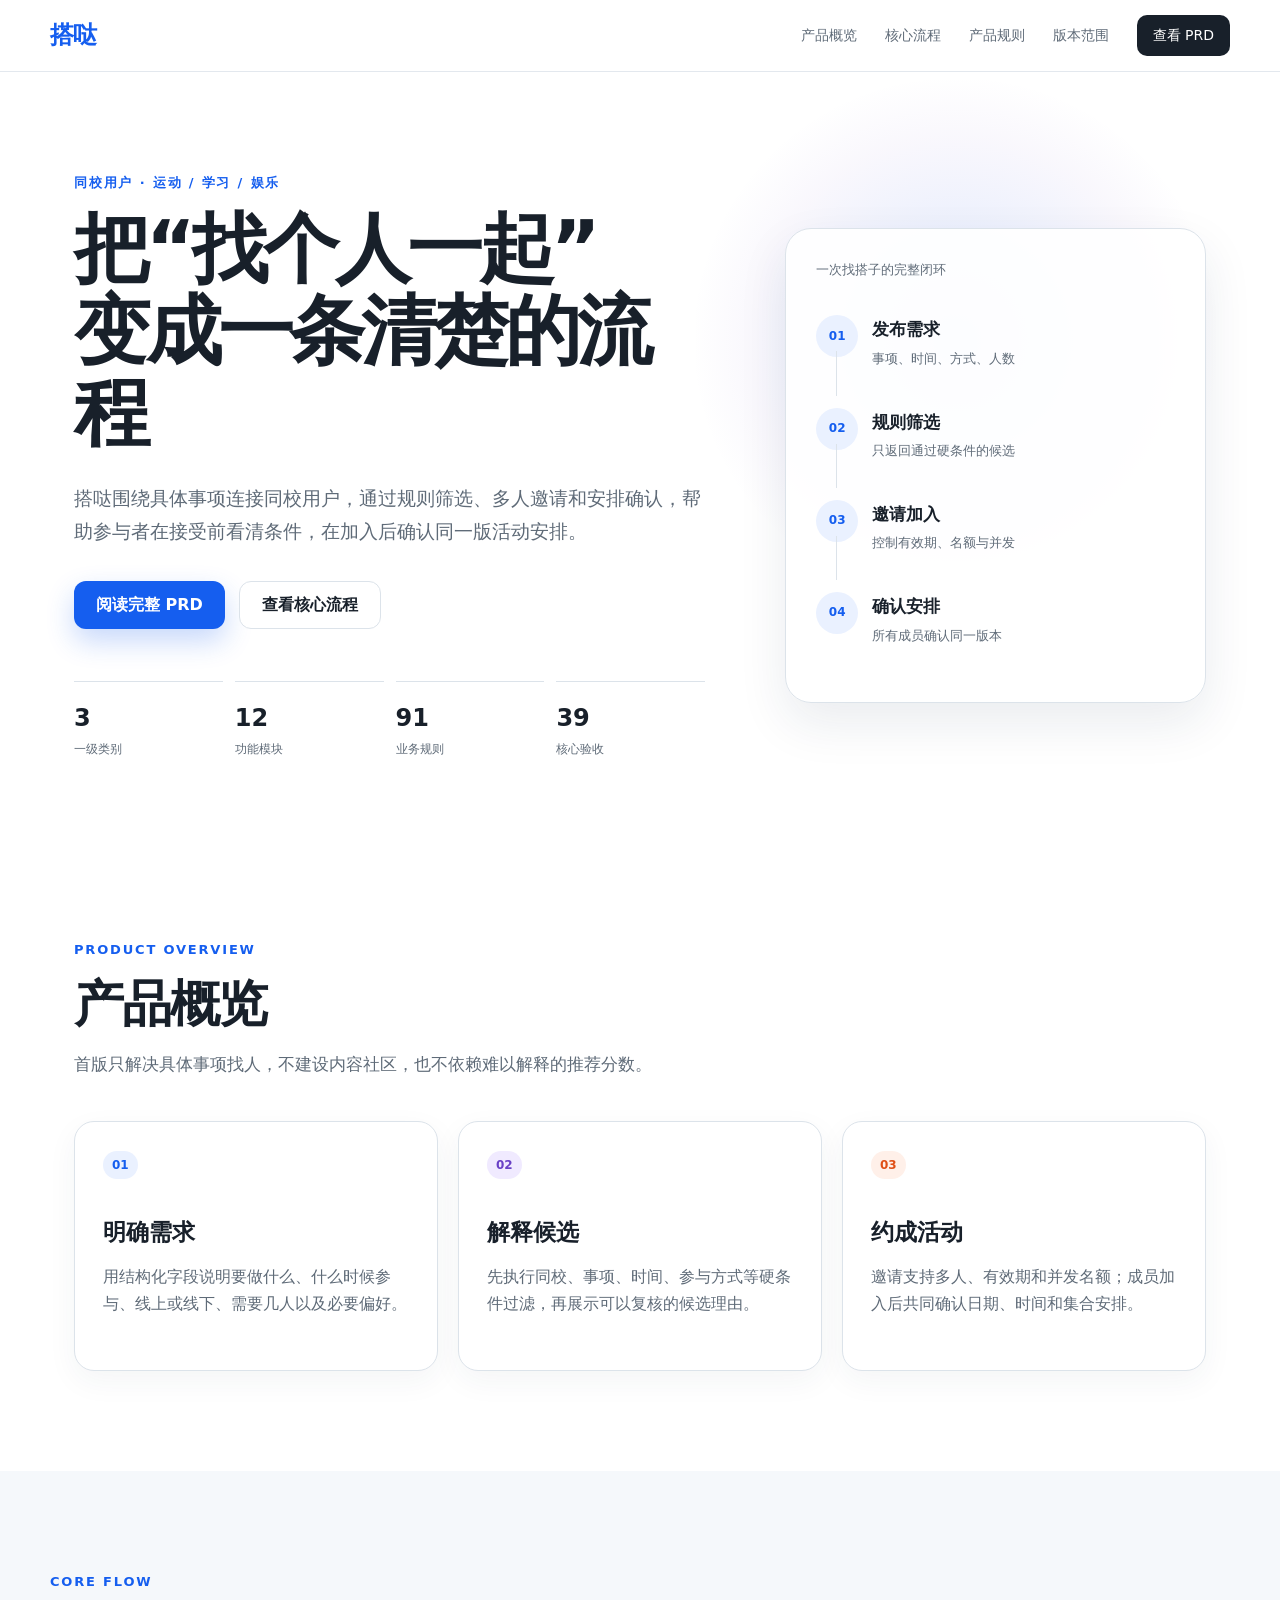
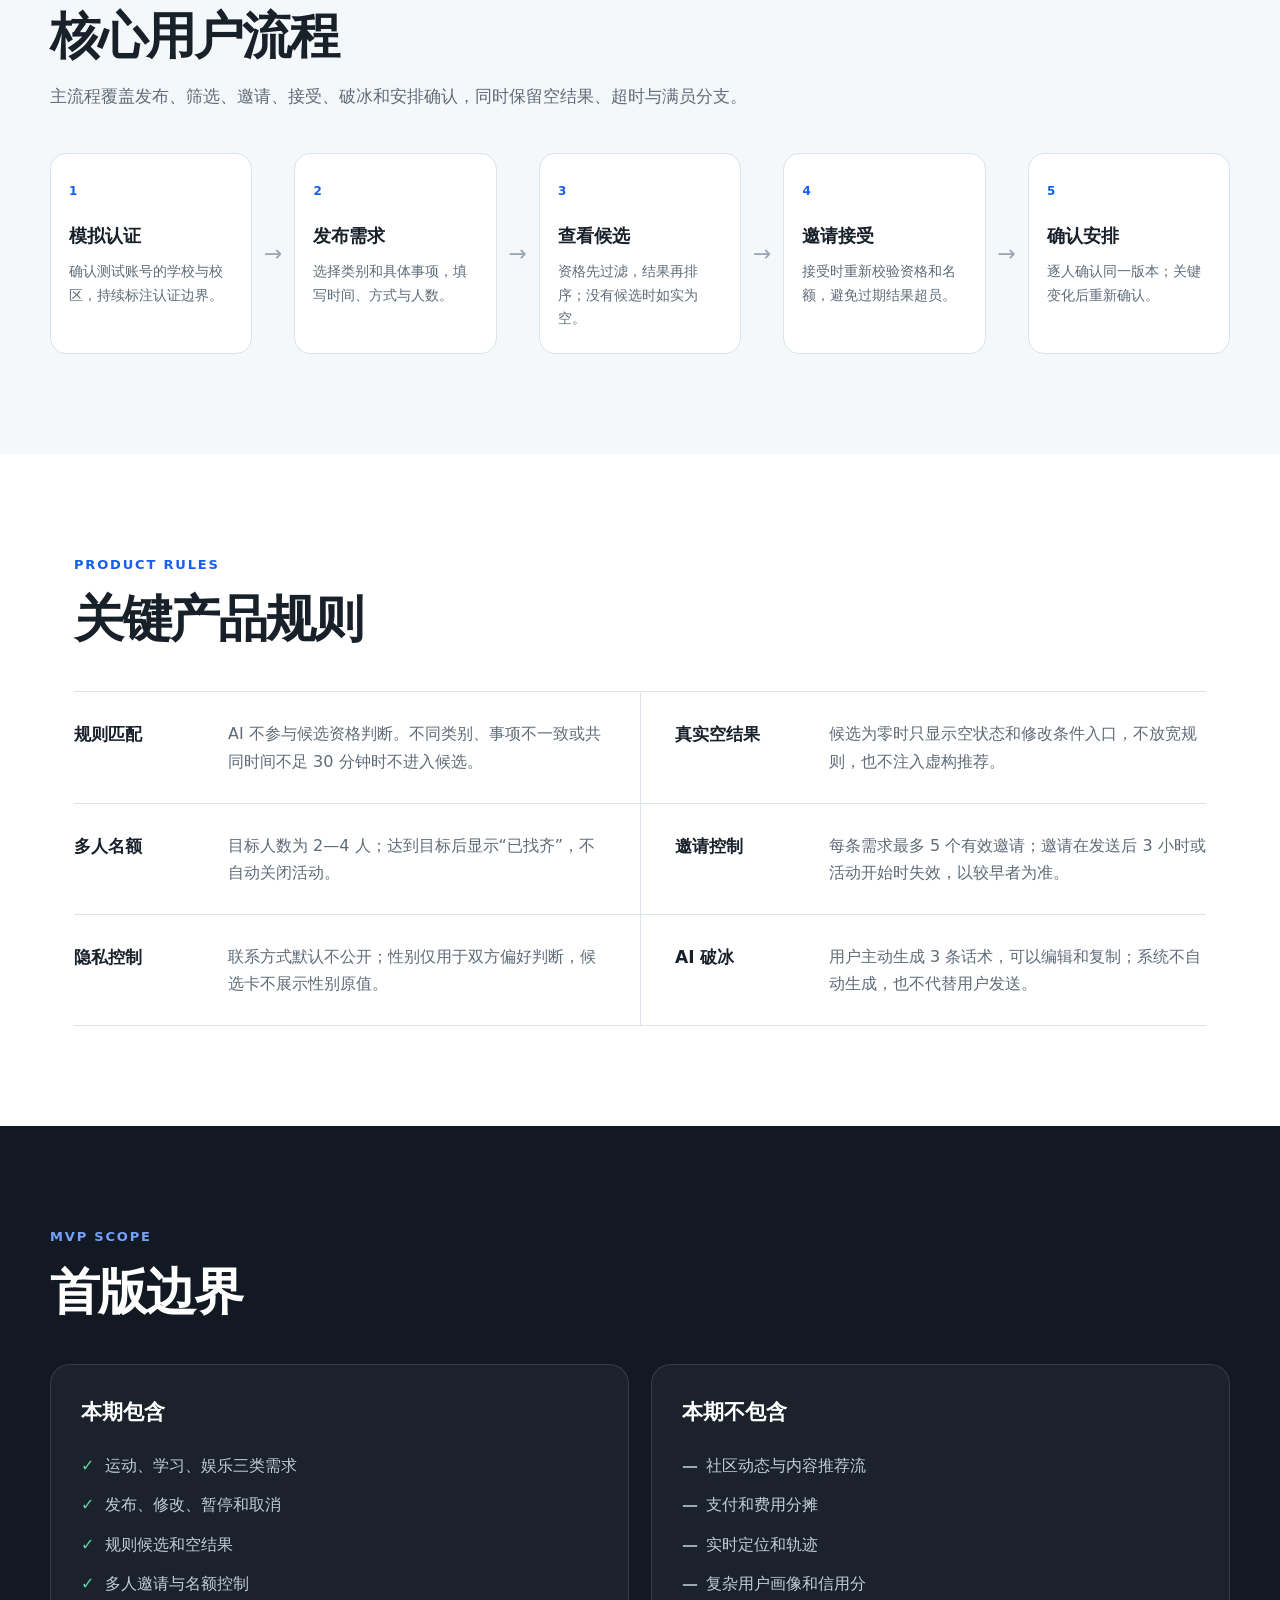
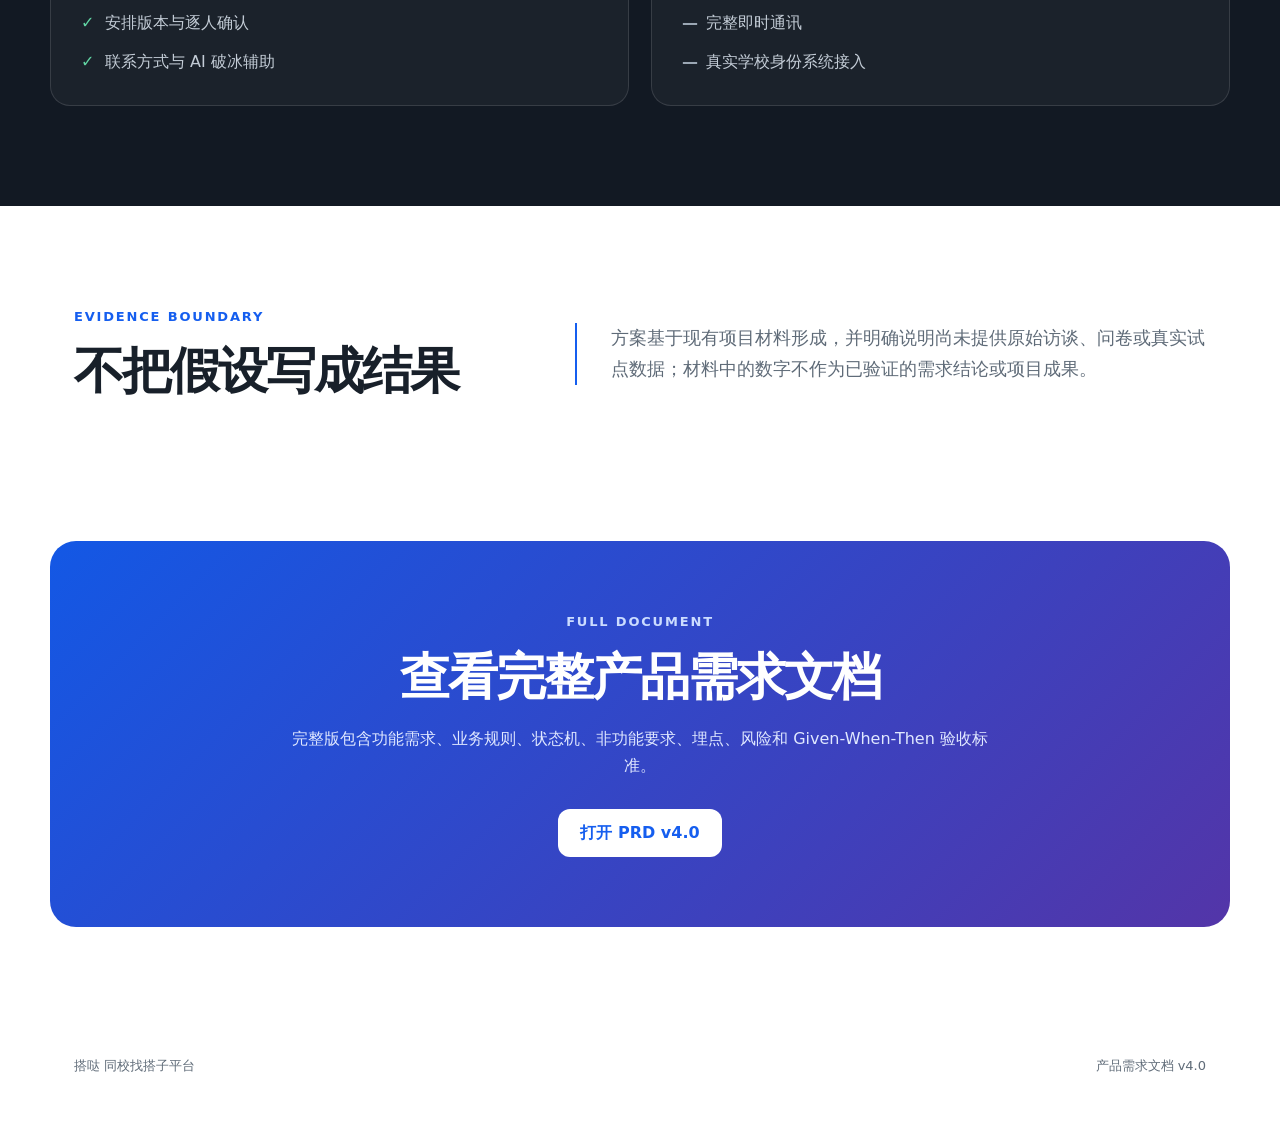
<file: index.html>
<!doctype html>
<html lang="zh-CN">
<head>
  <meta charset="utf-8">
  <meta name="viewport" content="width=device-width, initial-scale=1">
  <meta name="description" content="搭哒是一款面向同校用户的找搭子产品，覆盖运动、学习与娱乐三类场景。">
  <title>搭哒 同校找搭子平台</title>
  <link rel="stylesheet" href="styles.css">
</head>
<body>
  <header class="topbar">
    <a class="brand" href="#top" aria-label="返回顶部">搭哒</a>
    <nav aria-label="页面导航">
      <a href="#overview">产品概览</a>
      <a href="#flow">核心流程</a>
      <a href="#rules">产品规则</a>
      <a href="#scope">版本范围</a>
      <a class="nav-cta" href="prd.html">查看 PRD</a>
    </nav>
  </header>

  <main id="top">
    <section class="hero">
      <div class="hero-copy">
        <p class="eyebrow">同校用户 · 运动 / 学习 / 娱乐</p>
        <h1>把“找个人一起”<br>变成一条清楚的流程</h1>
        <p class="lead">搭哒围绕具体事项连接同校用户，通过规则筛选、多人邀请和安排确认，帮助参与者在接受前看清条件，在加入后确认同一版活动安排。</p>
        <div class="actions">
          <a class="button primary" href="prd.html">阅读完整 PRD</a>
          <a class="button secondary" href="#flow">查看核心流程</a>
        </div>
        <ul class="facts" aria-label="版本信息">
          <li><strong>3</strong><span>一级类别</span></li>
          <li><strong>12</strong><span>功能模块</span></li>
          <li><strong>91</strong><span>业务规则</span></li>
          <li><strong>39</strong><span>核心验收</span></li>
        </ul>
      </div>
      <div class="hero-panel" aria-label="产品流程摘要">
        <div class="panel-label">一次找搭子的完整闭环</div>
        <ol class="mini-flow">
          <li><span>01</span><div><b>发布需求</b><small>事项、时间、方式、人数</small></div></li>
          <li><span>02</span><div><b>规则筛选</b><small>只返回通过硬条件的候选</small></div></li>
          <li><span>03</span><div><b>邀请加入</b><small>控制有效期、名额与并发</small></div></li>
          <li><span>04</span><div><b>确认安排</b><small>所有成员确认同一版本</small></div></li>
        </ol>
      </div>
    </section>

    <section class="section" id="overview">
      <div class="section-heading">
        <p class="eyebrow">Product overview</p>
        <h2>产品概览</h2>
        <p>首版只解决具体事项找人，不建设内容社区，也不依赖难以解释的推荐分数。</p>
      </div>
      <div class="grid three">
        <article class="card accent-blue">
          <span class="card-index">01</span>
          <h3>明确需求</h3>
          <p>用结构化字段说明要做什么、什么时候参与、线上或线下、需要几人以及必要偏好。</p>
        </article>
        <article class="card accent-purple">
          <span class="card-index">02</span>
          <h3>解释候选</h3>
          <p>先执行同校、事项、时间、参与方式等硬条件过滤，再展示可以复核的候选理由。</p>
        </article>
        <article class="card accent-orange">
          <span class="card-index">03</span>
          <h3>约成活动</h3>
          <p>邀请支持多人、有效期和并发名额；成员加入后共同确认日期、时间和集合安排。</p>
        </article>
      </div>
    </section>

    <section class="section flow-section" id="flow">
      <div class="section-heading">
        <p class="eyebrow">Core flow</p>
        <h2>核心用户流程</h2>
        <p>主流程覆盖发布、筛选、邀请、接受、破冰和安排确认，同时保留空结果、超时与满员分支。</p>
      </div>
      <div class="flow" role="list">
        <div class="flow-item" role="listitem"><span>1</span><h3>模拟认证</h3><p>确认测试账号的学校与校区，持续标注认证边界。</p></div>
        <div class="flow-arrow" aria-hidden="true">→</div>
        <div class="flow-item" role="listitem"><span>2</span><h3>发布需求</h3><p>选择类别和具体事项，填写时间、方式与人数。</p></div>
        <div class="flow-arrow" aria-hidden="true">→</div>
        <div class="flow-item" role="listitem"><span>3</span><h3>查看候选</h3><p>资格先过滤，结果再排序；没有候选时如实为空。</p></div>
        <div class="flow-arrow" aria-hidden="true">→</div>
        <div class="flow-item" role="listitem"><span>4</span><h3>邀请接受</h3><p>接受时重新校验资格和名额，避免过期结果超员。</p></div>
        <div class="flow-arrow" aria-hidden="true">→</div>
        <div class="flow-item" role="listitem"><span>5</span><h3>确认安排</h3><p>逐人确认同一版本；关键变化后重新确认。</p></div>
      </div>
    </section>

    <section class="section" id="rules">
      <div class="section-heading">
        <p class="eyebrow">Product rules</p>
        <h2>关键产品规则</h2>
      </div>
      <div class="rule-grid">
        <article><strong>规则匹配</strong><p>AI 不参与候选资格判断。不同类别、事项不一致或共同时间不足 30 分钟时不进入候选。</p></article>
        <article><strong>真实空结果</strong><p>候选为零时只显示空状态和修改条件入口，不放宽规则，也不注入虚构推荐。</p></article>
        <article><strong>多人名额</strong><p>目标人数为 2—4 人；达到目标后显示“已找齐”，不自动关闭活动。</p></article>
        <article><strong>邀请控制</strong><p>每条需求最多 5 个有效邀请；邀请在发送后 3 小时或活动开始时失效，以较早者为准。</p></article>
        <article><strong>隐私控制</strong><p>联系方式默认不公开；性别仅用于双方偏好判断，候选卡不展示性别原值。</p></article>
        <article><strong>AI 破冰</strong><p>用户主动生成 3 条话术，可以编辑和复制；系统不自动生成，也不代替用户发送。</p></article>
      </div>
    </section>

    <section class="section scope-section" id="scope">
      <div class="section-heading">
        <p class="eyebrow">MVP scope</p>
        <h2>首版边界</h2>
      </div>
      <div class="scope-grid">
        <div class="scope-column in">
          <h3>本期包含</h3>
          <ul>
            <li>运动、学习、娱乐三类需求</li>
            <li>发布、修改、暂停和取消</li>
            <li>规则候选和空结果</li>
            <li>多人邀请与名额控制</li>
            <li>安排版本与逐人确认</li>
            <li>联系方式与 AI 破冰辅助</li>
          </ul>
        </div>
        <div class="scope-column out">
          <h3>本期不包含</h3>
          <ul>
            <li>社区动态与内容推荐流</li>
            <li>支付和费用分摊</li>
            <li>实时定位和轨迹</li>
            <li>复杂用户画像和信用分</li>
            <li>完整即时通讯</li>
            <li>真实学校身份系统接入</li>
          </ul>
        </div>
      </div>
    </section>

    <section class="section evidence">
      <div>
        <p class="eyebrow">Evidence boundary</p>
        <h2>不把假设写成结果</h2>
      </div>
      <p>方案基于现有项目材料形成，并明确说明尚未提供原始访谈、问卷或真实试点数据；材料中的数字不作为已验证的需求结论或项目成果。</p>
    </section>

    <section class="cta-section">
      <p class="eyebrow">Full document</p>
      <h2>查看完整产品需求文档</h2>
      <p>完整版包含功能需求、业务规则、状态机、非功能要求、埋点、风险和 Given-When-Then 验收标准。</p>
      <a class="button primary" href="prd.html">打开 PRD v4.0</a>
    </section>
  </main>

  <footer>
    <span>搭哒 同校找搭子平台</span>
    <span>产品需求文档 v4.0</span>
  </footer>
</body>
</html>
</file>
<file: styles.css>
:root {
  --ink: #18202a;
  --muted: #5f6b78;
  --line: #dce3ea;
  --soft: #f5f8fb;
  --blue: #155eef;
  --blue-dark: #0b3ea8;
  --purple: #6941c6;
  --orange: #e04f16;
  --green: #16875b;
  --white: #fff;
  --shadow: 0 20px 50px rgba(21, 46, 78, .09);
}

* { box-sizing: border-box; }
html { scroll-behavior: smooth; }
body {
  margin: 0;
  color: var(--ink);
  background: var(--white);
  font-family: Inter, "PingFang SC", "Microsoft YaHei", system-ui, sans-serif;
  line-height: 1.7;
}
a { color: inherit; text-decoration: none; }

.topbar {
  position: sticky;
  top: 0;
  z-index: 20;
  height: 72px;
  display: flex;
  align-items: center;
  justify-content: space-between;
  padding: 0 max(24px, calc((100vw - 1180px) / 2));
  background: rgba(255,255,255,.9);
  border-bottom: 1px solid rgba(220,227,234,.8);
  backdrop-filter: blur(16px);
}
.brand { font-size: 24px; font-weight: 900; letter-spacing: -.04em; color: var(--blue); }
nav { display: flex; align-items: center; gap: 28px; font-size: 14px; color: var(--muted); }
nav a:hover { color: var(--blue); }
.nav-cta { padding: 9px 16px; color: var(--white); background: var(--ink); border-radius: 10px; }
.nav-cta:hover { color: var(--white); background: var(--blue); }

main { overflow: hidden; }
.hero {
  max-width: 1180px;
  min-height: 680px;
  margin: 0 auto;
  padding: 100px 24px 80px;
  display: grid;
  grid-template-columns: 1.2fr .8fr;
  gap: 80px;
  align-items: center;
}
.hero::before {
  content: "";
  position: absolute;
  z-index: -1;
  width: 520px;
  height: 520px;
  top: 80px;
  right: 5vw;
  background: radial-gradient(circle, rgba(21,94,239,.15), rgba(105,65,198,.04) 55%, transparent 72%);
}
.eyebrow { margin: 0 0 14px; font-size: 13px; font-weight: 800; letter-spacing: .14em; text-transform: uppercase; color: var(--blue); }
h1 { margin: 0; font-size: clamp(48px, 6vw, 76px); line-height: 1.08; letter-spacing: -.055em; }
.lead { max-width: 700px; margin: 28px 0 0; font-size: 19px; color: var(--muted); }
.actions { display: flex; gap: 14px; margin-top: 34px; }
.button { display: inline-flex; align-items: center; justify-content: center; min-height: 48px; padding: 0 22px; border-radius: 12px; font-weight: 750; transition: .2s ease; }
.button:hover { transform: translateY(-2px); }
.primary { color: var(--white); background: var(--blue); box-shadow: 0 12px 28px rgba(21,94,239,.24); }
.primary:hover { background: var(--blue-dark); }
.secondary { border: 1px solid var(--line); background: var(--white); }
.facts { display: grid; grid-template-columns: repeat(4, 1fr); gap: 12px; padding: 0; margin: 52px 0 0; list-style: none; }
.facts li { display: flex; flex-direction: column; padding-top: 16px; border-top: 1px solid var(--line); }
.facts strong { font-size: 24px; }
.facts span { font-size: 12px; color: var(--muted); }

.hero-panel { padding: 30px; border: 1px solid var(--line); border-radius: 26px; background: rgba(255,255,255,.92); box-shadow: var(--shadow); }
.panel-label { margin-bottom: 22px; font-size: 13px; color: var(--muted); }
.mini-flow { display: grid; gap: 0; margin: 0; padding: 0; list-style: none; }
.mini-flow li { position: relative; display: grid; grid-template-columns: 42px 1fr; gap: 14px; padding: 12px 0 24px; }
.mini-flow li:not(:last-child)::after { content: ""; position: absolute; left: 20px; top: 48px; bottom: 0; width: 1px; background: var(--line); }
.mini-flow span { width: 42px; height: 42px; display: grid; place-items: center; border-radius: 50%; color: var(--blue); background: #eaf1ff; font-size: 12px; font-weight: 800; }
.mini-flow b { display: block; font-size: 17px; }
.mini-flow small { color: var(--muted); }

.section { max-width: 1180px; margin: 0 auto; padding: 100px 24px; }
.section-heading { max-width: 700px; margin-bottom: 42px; }
h2 { margin: 0; font-size: clamp(34px, 4vw, 50px); line-height: 1.18; letter-spacing: -.04em; }
.section-heading > p:last-child { margin: 16px 0 0; color: var(--muted); font-size: 17px; }
.grid { display: grid; gap: 20px; }
.grid.three { grid-template-columns: repeat(3, 1fr); }
.card { min-height: 250px; padding: 28px; border: 1px solid var(--line); border-radius: 20px; background: var(--white); box-shadow: 0 10px 30px rgba(34,53,76,.05); }
.card-index { display: inline-block; padding: 4px 9px; border-radius: 999px; font-size: 12px; font-weight: 800; }
.card h3 { margin: 34px 0 10px; font-size: 23px; }
.card p { margin: 0; color: var(--muted); }
.accent-blue .card-index { color: var(--blue); background: #eaf1ff; }
.accent-purple .card-index { color: var(--purple); background: #f0eaff; }
.accent-orange .card-index { color: var(--orange); background: #fff0e9; }

.flow-section { max-width: none; padding-left: max(24px, calc((100vw - 1180px) / 2)); padding-right: max(24px, calc((100vw - 1180px) / 2)); background: var(--soft); }
.flow { display: grid; grid-template-columns: 1fr auto 1fr auto 1fr auto 1fr auto 1fr; gap: 12px; align-items: stretch; }
.flow-item { padding: 22px 18px; border: 1px solid var(--line); border-radius: 16px; background: var(--white); }
.flow-item span { color: var(--blue); font-size: 12px; font-weight: 800; }
.flow-item h3 { margin: 18px 0 8px; font-size: 18px; }
.flow-item p { margin: 0; color: var(--muted); font-size: 14px; }
.flow-arrow { display: grid; place-items: center; color: #9aa6b2; font-size: 22px; }

.rule-grid { display: grid; grid-template-columns: repeat(2, 1fr); border-top: 1px solid var(--line); }
.rule-grid article { display: grid; grid-template-columns: 130px 1fr; gap: 24px; padding: 28px 0; border-bottom: 1px solid var(--line); }
.rule-grid article:nth-child(odd) { padding-right: 34px; }
.rule-grid article:nth-child(even) { padding-left: 34px; border-left: 1px solid var(--line); }
.rule-grid strong { font-size: 17px; }
.rule-grid p { margin: 0; color: var(--muted); }

.scope-section { max-width: none; padding-left: max(24px, calc((100vw - 1180px) / 2)); padding-right: max(24px, calc((100vw - 1180px) / 2)); color: var(--white); background: #121923; }
.scope-section .eyebrow { color: #75a1ff; }
.scope-grid { display: grid; grid-template-columns: 1fr 1fr; gap: 22px; }
.scope-column { padding: 30px; border: 1px solid rgba(255,255,255,.12); border-radius: 20px; background: rgba(255,255,255,.04); }
.scope-column h3 { margin: 0 0 22px; font-size: 21px; }
.scope-column ul { display: grid; gap: 12px; margin: 0; padding: 0; list-style: none; }
.scope-column li { position: relative; padding-left: 24px; color: #c3ccd6; }
.scope-column li::before { position: absolute; left: 0; font-weight: 900; }
.scope-column.in li::before { content: "✓"; color: #62d6a4; }
.scope-column.out li::before { content: "—"; color: #9ba7b4; }

.evidence { display: grid; grid-template-columns: .8fr 1.2fr; gap: 80px; align-items: center; }
.evidence > p { margin: 0; padding-left: 34px; border-left: 2px solid var(--blue); color: var(--muted); font-size: 18px; }
.cta-section { max-width: 1180px; margin: 40px auto 100px; padding: 70px 50px; text-align: center; border-radius: 26px; color: var(--white); background: linear-gradient(135deg, #1358e5, #5335a8); }
.cta-section .eyebrow { color: #cbdcff; }
.cta-section p:not(.eyebrow) { max-width: 720px; margin: 18px auto 30px; color: #e0e8ff; }
.cta-section .primary { color: var(--blue); background: var(--white); box-shadow: none; }
footer { max-width: 1180px; margin: 0 auto; padding: 28px 24px 46px; display: flex; justify-content: space-between; color: var(--muted); font-size: 13px; }

@media (max-width: 900px) {
  nav a:not(.nav-cta) { display: none; }
  .hero { min-height: auto; grid-template-columns: 1fr; gap: 42px; padding-top: 70px; }
  .grid.three, .scope-grid { grid-template-columns: 1fr; }
  .flow { grid-template-columns: 1fr; }
  .flow-arrow { transform: rotate(90deg); }
  .rule-grid { grid-template-columns: 1fr; }
  .rule-grid article:nth-child(odd), .rule-grid article:nth-child(even) { padding: 24px 0; border-left: 0; }
  .evidence { grid-template-columns: 1fr; gap: 28px; }
}

@media (max-width: 560px) {
  .topbar { height: 64px; }
  h1 { font-size: 43px; }
  .lead { font-size: 17px; }
  .actions { flex-direction: column; }
  .facts { grid-template-columns: repeat(2, 1fr); }
  .section { padding-top: 72px; padding-bottom: 72px; }
  .rule-grid article { grid-template-columns: 1fr; gap: 8px; }
  .cta-section { margin: 20px 16px 70px; padding: 54px 22px; }
  footer { flex-direction: column; gap: 8px; }
}
</file>
